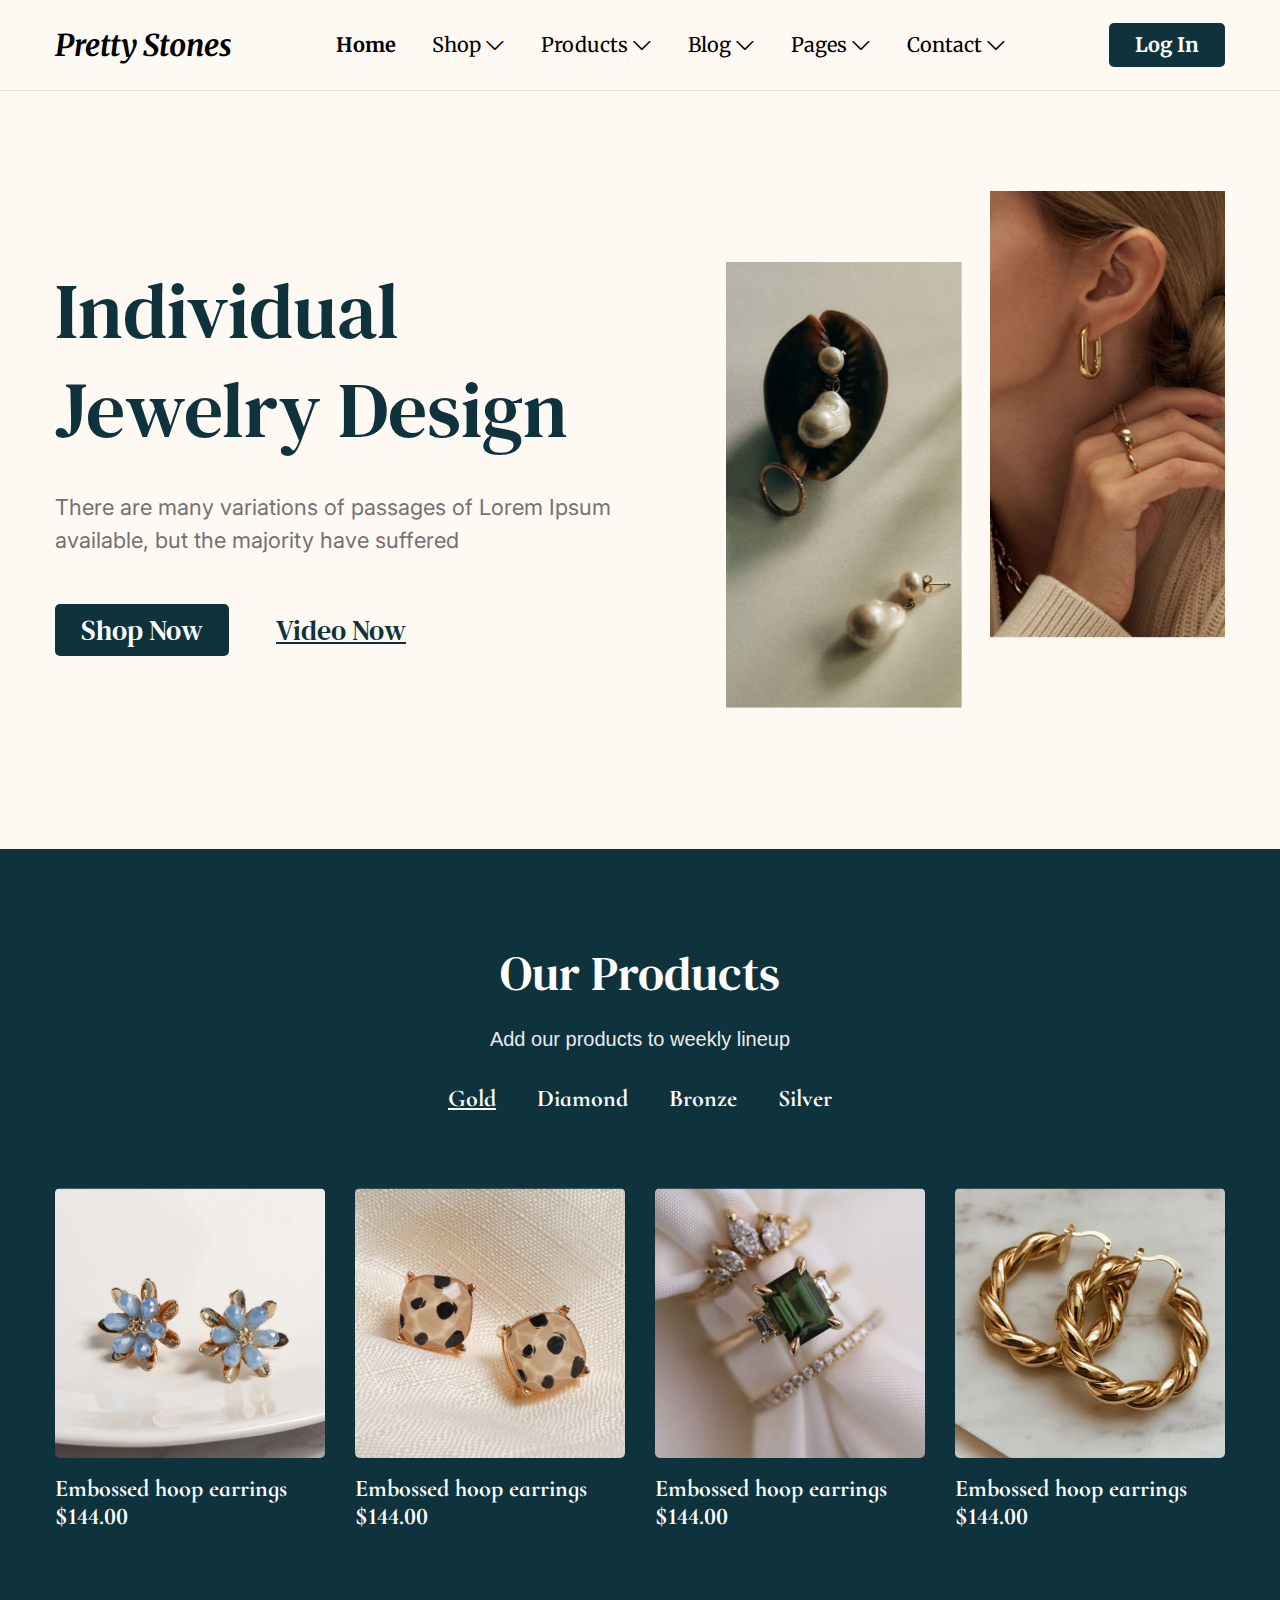
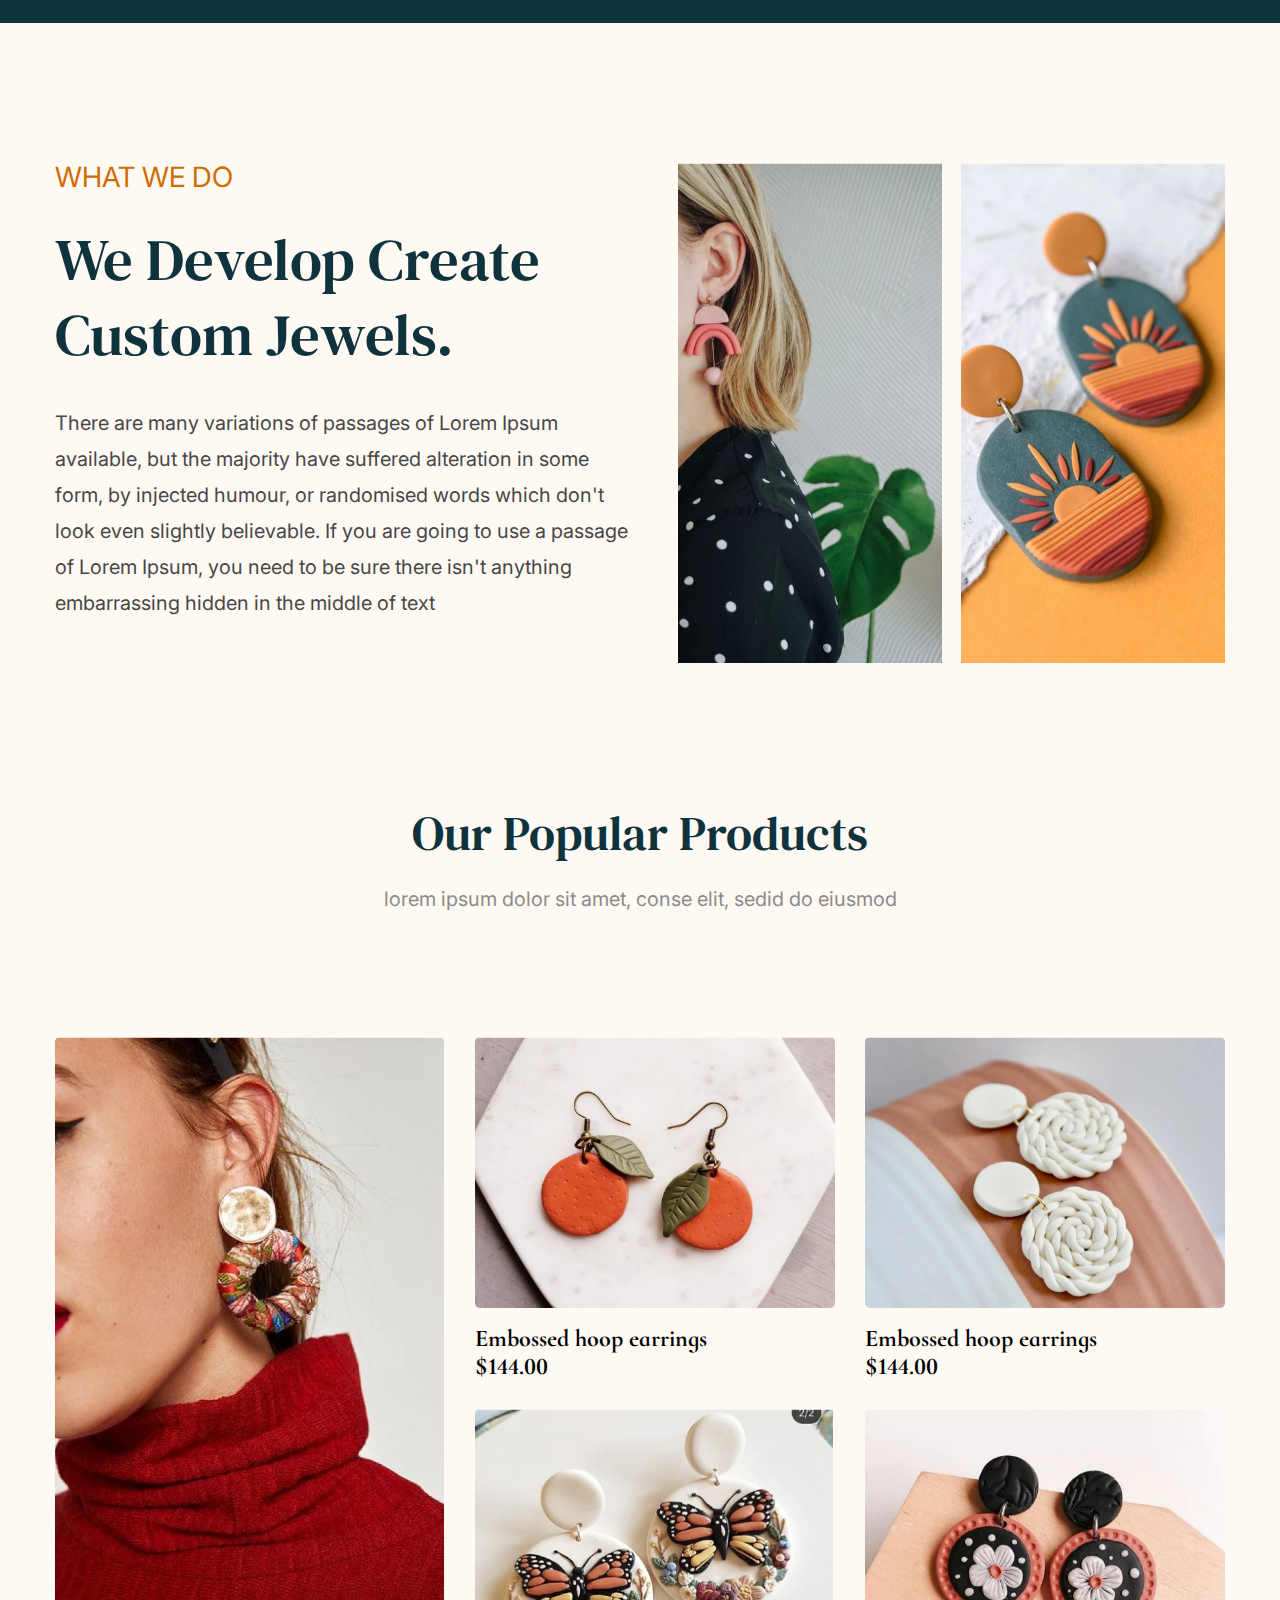
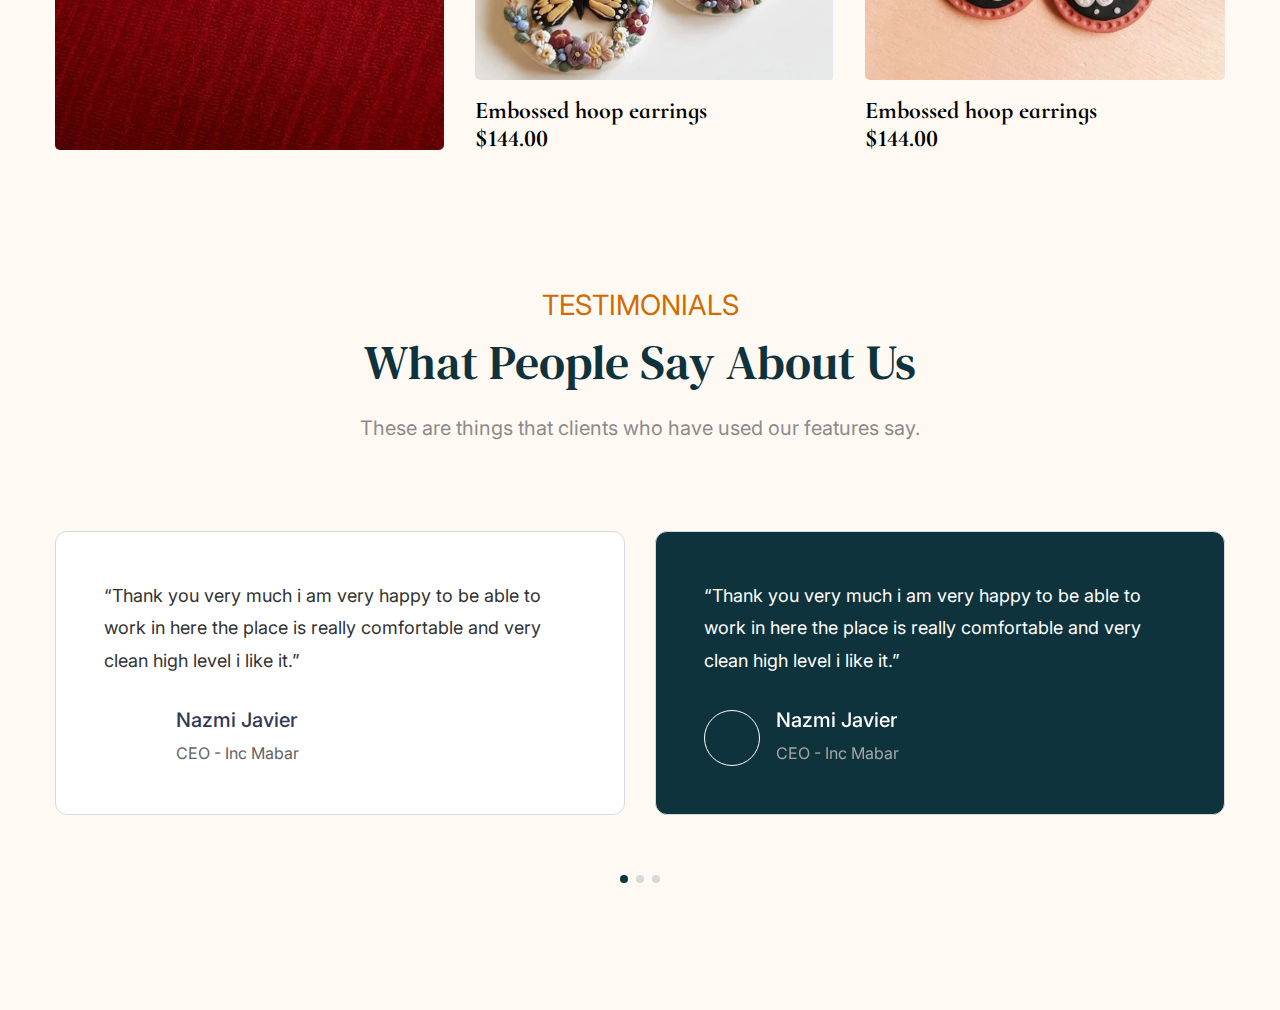
<file: index.html>
<!DOCTYPE html>
<html lang="en">

<head>
	<title>Jewellery</title>
	<meta charset="UTF-8">
	<meta name="format-detection" content="telephone=no">
	<!-- <style>body{opacity: 0;}</style> -->
	<link href="https://cdn.jsdelivr.net/npm/@splidejs/splide@4.1.4/dist/css/splide.min.css?_v=20240418195904" rel="stylesheet">
	<link rel="stylesheet" href="css/style.min.css?_v=20240418195904">
	<link rel="shortcut icon" href="favicon.ico">
	<!-- <meta name="robots" content="noindex, nofollow"> -->
	<meta name="viewport" content="width=device-width, initial-scale=1.0">
</head>

<body>
	<div class="wrapper">
		<header class="header">
			<div class="header__container">
				<div class="header__logo">Pretty Stones</div>
				<div class="header__menu menu">
					<nav class="menu__body">
						<ul class="menu__list">
							<li class="menu__item menu__item--active"><a href="#" class="menu__link">Home</a></li>
							<li class="menu__item menu__item--parent">
								<div data-spoilers="991.98,max" class="spoilers">
									<details class="spoilers__item">
										<summary class="spoilers__title icon-ch-down">Shop</summary>
										<div class="spoilers__body">
											<ul class="menu__sub-list sub-list">
												<li class="sub-list__item">
													<a href="#" class="sub-list__link">Shop</a>
												</li>
												<li class="sub-list__item">
													<a href="#" class="sub-list__link">Product</a>
												</li>
												<li class="sub-list__item">
													<a href="#" class="sub-list__link">Blog</a>
												</li>
												<li class="sub-list__item">
													<a href="#" class="sub-list__link">Pages</a>
												</li>
												<li class="sub-list__item">
													<a href="#" class="sub-list__link">Contact</a>
												</li>
											</ul>
										</div>
									</details>
								</div>
							</li>
							<li class="menu__item menu__item--parent">
								<div data-spoilers="991.98,max" class="spoilers">
									<details class="spoilers__item">
										<summary class="spoilers__title icon-ch-down">Products</summary>
										<div class="spoilers__body">
											<ul class="menu__sub-list sub-list">
												<li class="sub-list__item">
													<a href="#" class="sub-list__link">Shop</a>
												</li>
												<li class="sub-list__item">
													<a href="#" class="sub-list__link">Product</a>
												</li>
												<li class="sub-list__item">
													<a href="#" class="sub-list__link">Blog</a>
												</li>
												<li class="sub-list__item">
													<a href="#" class="sub-list__link">Pages</a>
												</li>
												<li class="sub-list__item">
													<a href="#" class="sub-list__link">Contact</a>
												</li>
											</ul>
										</div>
									</details>
								</div>
							</li>
							<li class="menu__item menu__item--parent">
								<div data-spoilers="991.98,max" class="spoilers">
									<details class="spoilers__item">
										<summary class="spoilers__title icon-ch-down">Blog</summary>
										<div class="spoilers__body">
											<ul class="menu__sub-list sub-list">
												<li class="sub-list__item">
													<a href="#" class="sub-list__link">Shop</a>
												</li>
												<li class="sub-list__item">
													<a href="#" class="sub-list__link">Product</a>
												</li>
												<li class="sub-list__item">
													<a href="#" class="sub-list__link">Blog</a>
												</li>
												<li class="sub-list__item">
													<a href="#" class="sub-list__link">Pages</a>
												</li>
												<li class="sub-list__item">
													<a href="#" class="sub-list__link">Contact</a>
												</li>
											</ul>
										</div>
									</details>
								</div>
							</li>
							<li class="menu__item menu__item--parent">
								<div data-spoilers="991.98,max" class="spoilers">
									<details class="spoilers__item">
										<summary class="spoilers__title icon-ch-down">Pages</summary>
										<div class="spoilers__body">
											<ul class="menu__sub-list sub-list">
												<li class="sub-list__item">
													<a href="#" class="sub-list__link">Shop</a>
												</li>
												<li class="sub-list__item">
													<a href="#" class="sub-list__link">Product</a>
												</li>
												<li class="sub-list__item">
													<a href="#" class="sub-list__link">Blog</a>
												</li>
												<li class="sub-list__item">
													<a href="#" class="sub-list__link">Pages</a>
												</li>
												<li class="sub-list__item">
													<a href="#" class="sub-list__link">Contact</a>
												</li>
											</ul>
										</div>
									</details>
								</div>

							</li>
							<li class="menu__item menu__item--parent">
								<div data-spoilers="991.98,max" class="spoilers">
									<details class="spoilers__item">
										<summary class="spoilers__title icon-ch-down">Contact</summary>
										<div class="spoilers__body">
											<ul class="menu__sub-list sub-list">
												<li class="sub-list__item">
													<a href="#" class="sub-list__link">Shop</a>
												</li>
												<li class="sub-list__item">
													<a href="#" class="sub-list__link">Product</a>
												</li>
												<li class="sub-list__item">
													<a href="#" class="sub-list__link">Blog</a>
												</li>
												<li class="sub-list__item">
													<a href="#" class="sub-list__link">Pages</a>
												</li>
												<li class="sub-list__item">
													<a href="#" class="sub-list__link">Contact</a>
												</li>
											</ul>
										</div>
									</details>
								</div>
							</li>
						</ul>
					</nav>
				</div>
				<div class="header__actions">
					<a href="#" class="button">Log In</a>
					<button type="button" class="menu__icon icon-menu"><span></span></button>
				</div>
			</div>
		</header>
		<main class="page">
			<section class="page__hero hero">
				<div class="hero__container">
					<div class="hero__body">
						<h1 class="hero__title title">Individual Jewelry Design</h1>
						<div class="hero__text text">
							<p>
								There are many variations of passages of Lorem Ipsum available, but the majority have suffered
							</p>
						</div>
						<div class="hero__actions">
							<a href="#" class="hero__button button">Shop Now</a>
							<a href="#" class="hero__link">Video Now</a>
						</div>
					</div>
					<div class="hero__images">
						<div class="hero__image hero__image--padding">
							<img data-src="img/modules/hero/01.webp" src="img/modules/hero/01.webp" alt="Individual
							Jewelry Design" class="ibg">
						</div>
						<div class="hero__image">
							<img data-src="img/modules/hero/02.webp" src="img/modules/hero/02.webp" alt="Individual
							Jewelry Design" class="ibg">
						</div>
					</div>
				</div>
			</section>
			<section class="page__products products">
				<div class="products__container">
					<div class="products__header">
						<h2 class="products__title title">Our Products</h2>
						<div class="products__text text">
							<p>
								Add our products to weekly lineup
							</p>
						</div>
					</div>
					<div data-tabs class="tabs-products">
						<nav data-tabs-titles class="tabs-products__navigation">
							<button type="button" class="tabs-products__title _tab-active">Gold</button>
							<button type="button" class="tabs-products__title">Diamond</button>
							<button type="button" class="tabs-products__title">Bronze</button>
							<button type="button" class="tabs-products__title">Silver</button>
						</nav>
						<div data-tabs-body class="tabs-products__content">
							<div class="tabs-products__body">
								<div class="items-products">
									<article class="product-card product-card--white-text">
										<a href="#" class="product-card__image-link">
											<picture><source data-srcset="img/modules/our-products/01.webp" srcset="[data-uri]" type="image/webp"><img src="[data-uri]"  data-src="img/modules/our-products/01.webp" src="img/modules/our-products/01.webp" alt="Embossed hoop earrings" class="ibg"></picture>
										</a>
										<h4 class="product-card__title"><a href="#" class="product-card__link-title">Embossed hoop
												earrings</a>
										</h4>
										<div class="product-card__price">$144.00</div>
									</article>
									<article class="product-card product-card--white-text">
										<a href="#" class="product-card__image-link">
											<picture><source data-srcset="img/modules/our-products/02.webp" srcset="[data-uri]" type="image/webp"><img src="[data-uri]"  data-src="img/modules/our-products/02.webp" src="img/modules/our-products/02.webp" alt="Embossed hoop earrings" class="ibg"></picture>
										</a>
										<h4 class="product-card__title"><a href="#" class="product-card__link-title">Embossed hoop
												earrings</a>
										</h4>
										<div class="product-card__price">$144.00</div>
									</article>
									<article class="product-card product-card--white-text">
										<a href="#" class="product-card__image-link">
											<picture><source data-srcset="img/modules/our-products/03.webp" srcset="[data-uri]" type="image/webp"><img src="[data-uri]"  data-src="img/modules/our-products/03.webp" src="img/modules/our-products/03.webp" alt="Embossed hoop earrings" class="ibg"></picture>
										</a>
										<h4 class="product-card__title"><a href="#" class="product-card__link-title">Embossed hoop
												earrings</a>
										</h4>
										<div class="product-card__price">$144.00</div>
									</article>
									<article class="product-card product-card--white-text">
										<a href="#" class="product-card__image-link">
											<picture><source data-srcset="img/modules/our-products/04.webp" srcset="[data-uri]" type="image/webp"><img src="[data-uri]"  data-src="img/modules/our-products/04.webp" src="img/modules/our-products/04.webp" alt="Embossed hoop earrings" class="ibg"></picture>
										</a>
										<h4 class="product-card__title"><a href="#" class="product-card__link-title">Embossed hoop
												earrings</a>
										</h4>
										<div class="product-card__price">$144.00</div>
									</article>
								</div>
							</div>
							<div class="tabs-products__body">
								<div class="items-products">
									<article class="product-card product-card--white-text">
										<a href="#" class="product-card__image-link">
											<picture><source data-srcset="img/modules/minecraft/diamond.webp" srcset="[data-uri]" type="image/webp"><img src="[data-uri]"  data-src="img/modules/minecraft/diamond.png" src="img/modules/minecraft/diamond.png" alt="Embossed hoop earrings" class="ibg"></picture>
										</a>
										<h4 class="product-card__title"><a href="#" class="product-card__link-title">Embossed hoop
												earrings</a>
										</h4>
										<div class="product-card__price">$144.00</div>
									</article>
									<article class="product-card product-card--white-text">
										<a href="#" class="product-card__image-link">
											<picture><source data-srcset="img/modules/minecraft/diamond.webp" srcset="[data-uri]" type="image/webp"><img src="[data-uri]"  data-src="img/modules/minecraft/diamond.png" src="img/modules/minecraft/diamond.png" alt="Embossed hoop earrings" class="ibg"></picture>
										</a>
										<h4 class="product-card__title"><a href="#" class="product-card__link-title">Embossed hoop
												earrings</a>
										</h4>
										<div class="product-card__price">$144.00</div>
									</article>
									<article class="product-card product-card--white-text">
										<a href="#" class="product-card__image-link">
											<picture><source data-srcset="img/modules/minecraft/diamond.webp" srcset="[data-uri]" type="image/webp"><img src="[data-uri]"  data-src="img/modules/minecraft/diamond.png" src="img/modules/minecraft/diamond.png" alt="Embossed hoop earrings" class="ibg"></picture>
										</a>
										<h4 class="product-card__title"><a href="#" class="product-card__link-title">Embossed hoop
												earrings</a>
										</h4>
										<div class="product-card__price">$144.00</div>
									</article>
									<article class="product-card product-card--white-text">
										<a href="#" class="product-card__image-link">
											<picture><source data-srcset="img/modules/minecraft/diamond.webp" srcset="[data-uri]" type="image/webp"><img src="[data-uri]"  data-src="img/modules/minecraft/diamond.png" src="img/modules/minecraft/diamond.png" alt="Embossed hoop earrings" class="ibg"></picture>
										</a>
										<h4 class="product-card__title"><a href="#" class="product-card__link-title">Embossed hoop
												earrings</a>
										</h4>
										<div class="product-card__price">$144.00</div>
									</article>
								</div>
							</div>
							<div class="tabs-products__body">
								<div class="items-products">
									<article class="product-card product-card--white-text">
										<a href="#" class="product-card__image-link">
											<picture><source data-srcset="img/modules/minecraft/bronze.webp" srcset="[data-uri]" type="image/webp"><img src="[data-uri]"  data-src="img/modules/minecraft/bronze.png" src="img/modules/minecraft/bronze.png" alt="Embossed hoop earrings" class="ibg"></picture>
										</a>
										<h4 class="product-card__title"><a href="#" class="product-card__link-title">Embossed hoop
												earrings</a>
										</h4>
										<div class="product-card__price">$144.00</div>
									</article>
									<article class="product-card product-card--white-text">
										<a href="#" class="product-card__image-link">
											<picture><source data-srcset="img/modules/minecraft/bronze.webp" srcset="[data-uri]" type="image/webp"><img src="[data-uri]"  data-src="img/modules/minecraft/bronze.png" src="img/modules/minecraft/bronze.png" alt="Embossed hoop earrings" class="ibg"></picture>
										</a>
										<h4 class="product-card__title"><a href="#" class="product-card__link-title">Embossed hoop
												earrings</a>
										</h4>
										<div class="product-card__price">$144.00</div>
									</article>
									<article class="product-card product-card--white-text">
										<a href="#" class="product-card__image-link">
											<picture><source data-srcset="img/modules/minecraft/bronze.webp" srcset="[data-uri]" type="image/webp"><img src="[data-uri]"  data-src="img/modules/minecraft/bronze.png" src="img/modules/minecraft/bronze.png" alt="Embossed hoop earrings" class="ibg"></picture>
										</a>
										<h4 class="product-card__title"><a href="#" class="product-card__link-title">Embossed hoop
												earrings</a>
										</h4>
										<div class="product-card__price">$144.00</div>
									</article>
									<article class="product-card product-card--white-text">
										<a href="#" class="product-card__image-link">
											<picture><source data-srcset="img/modules/minecraft/bronze.webp" srcset="[data-uri]" type="image/webp"><img src="[data-uri]"  data-src="img/modules/minecraft/bronze.png" src="img/modules/minecraft/bronze.png" alt="Embossed hoop earrings" class="ibg"></picture>
										</a>
										<h4 class="product-card__title"><a href="#" class="product-card__link-title">Embossed hoop
												earrings</a>
										</h4>
										<div class="product-card__price">$144.00</div>
									</article>
								</div>
							</div>
							<div class="tabs-products__body">
								<div class="items-products">
									<article class="product-card product-card--white-text">
										<a href="#" class="product-card__image-link">
											<picture><source data-srcset="img/modules/minecraft/iron.webp" srcset="[data-uri]" type="image/webp"><img src="[data-uri]"  data-src="img/modules/minecraft/iron.png" src="img/modules/minecraft/iron.png" alt="Embossed hoop earrings" class="ibg"></picture>
										</a>
										<h4 class="product-card__title"><a href="#" class="product-card__link-title">Embossed hoop
												earrings</a>
										</h4>
										<div class="product-card__price">$144.00</div>
									</article>
									<article class="product-card product-card--white-text">
										<a href="#" class="product-card__image-link">
											<picture><source data-srcset="img/modules/minecraft/iron.webp" srcset="[data-uri]" type="image/webp"><img src="[data-uri]"  data-src="img/modules/minecraft/iron.png" src="img/modules/minecraft/iron.png" alt="Embossed hoop earrings" class="ibg"></picture>
										</a>
										<h4 class="product-card__title"><a href="#" class="product-card__link-title">Embossed hoop
												earrings</a>
										</h4>
										<div class="product-card__price">$144.00</div>
									</article>
									<article class="product-card product-card--white-text">
										<a href="#" class="product-card__image-link">
											<picture><source data-srcset="img/modules/minecraft/iron.webp" srcset="[data-uri]" type="image/webp"><img src="[data-uri]"  data-src="img/modules/minecraft/iron.png" src="img/modules/minecraft/iron.png" alt="Embossed hoop earrings" class="ibg"></picture>
										</a>
										<h4 class="product-card__title"><a href="#" class="product-card__link-title">Embossed hoop
												earrings</a>
										</h4>
										<div class="product-card__price">$144.00</div>
									</article>
									<article class="product-card product-card--white-text">
										<a href="#" class="product-card__image-link">
											<picture><source data-srcset="img/modules/minecraft/iron.webp" srcset="[data-uri]" type="image/webp"><img src="[data-uri]"  data-src="img/modules/minecraft/iron.png" src="img/modules/minecraft/iron.png" alt="Embossed hoop earrings" class="ibg"></picture>
										</a>
										<h4 class="product-card__title"><a href="#" class="product-card__link-title">Embossed hoop
												earrings</a>
										</h4>
										<div class="product-card__price">$144.00</div>
									</article>
								</div>
							</div>
						</div>
					</div>
				</div>
			</section>
			<section class="page__what-we-do what-we-do">
				<div class="what-we-do__container">
					<div class="what-we-do__body info-block">
						<div class="info-block__sub-title sub-title">WHAT WE DO</div>
						<h2 class="info-block__title info-block__title--big title">We Develop Create Custom Jewels.</h2>
						<div class="info-block__text info-block__text--dark text">
							<p>
								There are many variations of passages of Lorem Ipsum available, but the majority have suffered
								alteration in
								some form, by injected humour, or randomised words which don't look even slightly believable. If you are
								going to use a passage of Lorem Ipsum, you need to be sure there isn't anything embarrassing hidden in
								the
								middle of text
							</p>
						</div>
					</div>
					<div class="what-we-do__images">
						<div class="what-we-do__image">
							<picture><source data-srcset="img/modules/what-we-do/01.webp" srcset="[data-uri]" type="image/webp"><img src="[data-uri]"  data-src="img/modules/what-we-do/01.webp" src="img/modules/what-we-do/01.webp" alt="We Develop Create Custom Jewels" class="ibg"></picture>
						</div>
						<div class="what-we-do__image">
							<picture><source data-srcset="img/modules/what-we-do/02.webp" srcset="[data-uri]" type="image/webp"><img src="[data-uri]"  data-src="img/modules/what-we-do/02.webp" src="img/modules/what-we-do/02.webp" alt="We Develop Create Custom Jewels" class="ibg"></picture>
						</div>
					</div>
				</div>
			</section>
			<section class="page__pop-products pop-products">
				<div class="pop-products__container">
					<div class="pop-products__header info-block">
						<h2 class="info-block__title title">Our Popular Products</h2>
						<div class="info-block__text text">
							<p>
								lorem ipsum dolor sit amet, conse elit, sedid do eiusmod
							</p>
						</div>
					</div>
					<div class="pop-products__body">
						<div class="pop-products__image">
							<picture><source data-srcset="img/modules/pop-products/01.webp" srcset="[data-uri]" type="image/webp"><img src="[data-uri]"  data-src="img/modules/pop-products/01.webp" src="img/modules/pop-products/01.webp" alt="Our Popular Products" class="ibg"></picture>
						</div>
						<div class="pop-products__items">
							<article class="product-card">
								<a href="#" class="product-card__image-link product-card__image-link--wide">
									<picture><source data-srcset="img/modules/pop-products/02.webp" srcset="[data-uri]" type="image/webp"><img src="[data-uri]"  data-src="img/modules/pop-products/02.webp" src="img/modules/pop-products/02.webp" alt="Embossed hoop earrings" class="ibg"></picture>
								</a>
								<h4 class="product-card__title"><a href="#" class="product-card__link-title">Embossed hoop
										earrings</a>
								</h4>
								<div class="product-card__price">$144.00</div>
							</article>
							<article class="product-card">
								<a href="#" class="product-card__image-link product-card__image-link--wide">
									<picture><source data-srcset="img/modules/pop-products/03.webp" srcset="[data-uri]" type="image/webp"><img src="[data-uri]"  data-src="img/modules/pop-products/03.webp" src="img/modules/pop-products/03.webp" alt="Embossed hoop earrings" class="ibg"></picture>
								</a>
								<h4 class="product-card__title"><a href="#" class="product-card__link-title">Embossed hoop
										earrings</a>
								</h4>
								<div class="product-card__price">$144.00</div>
							</article>
							<article class="product-card">
								<a href="#" class="product-card__image-link product-card__image-link--wide">
									<picture><source data-srcset="img/modules/pop-products/04.webp" srcset="[data-uri]" type="image/webp"><img src="[data-uri]"  data-src="img/modules/pop-products/04.webp" src="img/modules/pop-products/04.webp" alt="Embossed hoop earrings" class="ibg"></picture>
								</a>
								<h4 class="product-card__title"><a href="#" class="product-card__link-title">Embossed hoop
										earrings</a>
								</h4>
								<div class="product-card__price">$144.00</div>
							</article>
							<article class="product-card">
								<a href="#" class="product-card__image-link product-card__image-link--wide">
									<picture><source data-srcset="img/modules/pop-products/05.webp" srcset="[data-uri]" type="image/webp"><img src="[data-uri]"  data-src="img/modules/pop-products/05.webp" src="img/modules/pop-products/05.webp" alt="Embossed hoop earrings" class="ibg"></picture>
								</a>
								<h4 class="product-card__title"><a href="#" class="product-card__link-title">Embossed hoop
										earrings</a>
								</h4>
								<div class="product-card__price">$144.00</div>
							</article>
						</div>
					</div>

				</div>
			</section>
			<section class="page__feedback feedback">
				<div class="feedback__container">
					<div class="feedback__header info-block">
						<div class="info-block__sub-title sub-title sub-title--small">TESTIMONIALS</div>
						<h2 class="info-block__title title">What People Say About Us</h2>
						<div class="info-block__text text">
							<p>
								These are things that clients who have used our features say.
							</p>
						</div>
					</div>
					<div class="splide" id="splide-feedback">
						<div class="splide__track">
							<ul class="splide__list">
								<li class="splide__slide">
									<div class="item-feedback">
										<div class="item-feedback__text text">
											<p>
												“Thank you very much i am very happy to be able to work in here the place is really comfortable
												and very clean high level i like it.”
											</p>
										</div>
										<div class="item-feedback__author author-feedback">
											<div class="author-feedback__image">
												<picture><source data-srcset="img/modules/feedback/01.webp" srcset="[data-uri]" type="image/webp"><img src="[data-uri]"  data-src="img/modules/feedback/01.png" src="img/modules/feedback/01.png" alt="Nazmi Javier" class="ibg"></picture>
											</div>
											<div class="author-feedback__body">
												<div class="author-feedback__title">Nazmi Javier</div>
												<div class="author-feedback__label">CEO - Inc Mabar</div>
											</div>
										</div>
									</div>
								</li>
								<li class="splide__slide">
									<div class="item-feedback item-feedback--blue">
										<div class="item-feedback__text text">
											<p>
												“Thank you very much i am very happy to be able to work in here the place is really comfortable
												and very clean high level i like it.”
											</p>
										</div>
										<div class="item-feedback__author author-feedback">
											<div class="author-feedback__image">
												<picture><source data-srcset="img/modules/feedback/02.webp" srcset="[data-uri]" type="image/webp"><img src="[data-uri]"  data-src="img/modules/feedback/02.png" src="img/modules/feedback/02.png" alt="Nazmi Javier" class="ibg"></picture>
											</div>
											<div class="author-feedback__body">
												<div class="author-feedback__title">Nazmi Javier</div>
												<div class="author-feedback__label">CEO - Inc Mabar</div>
											</div>
										</div>
									</div>
								</li>
								<li class="splide__slide">
									<div class="item-feedback">
										<div class="item-feedback__text text">
											<p>
												“Thank you very much i am very happy to be able to work in here the place is really comfortable
												and very clean high level i like it.”
											</p>
										</div>
										<div class="item-feedback__author author-feedback">
											<div class="author-feedback__image">
												<picture><source data-srcset="img/modules/feedback/01.webp" srcset="[data-uri]" type="image/webp"><img src="[data-uri]"  data-src="img/modules/feedback/01.png" src="img/modules/feedback/01.png" alt="Nazmi Javier" class="ibg"></picture>
											</div>
											<div class="author-feedback__body">
												<div class="author-feedback__title">Nazmi Javier</div>
												<div class="author-feedback__label">CEO - Inc Mabar</div>
											</div>
										</div>
									</div>
								</li>
								<li class="splide__slide">
									<div class="item-feedback item-feedback--blue">
										<div class="item-feedback__text text">
											<p>
												“Thank you very much i am very happy to be able to work in here the place is really comfortable
												and very clean high level i like it.”
											</p>
										</div>
										<div class="item-feedback__author author-feedback">
											<div class="author-feedback__image">
												<picture><source data-srcset="img/modules/feedback/02.webp" srcset="[data-uri]" type="image/webp"><img src="[data-uri]"  data-src="img/modules/feedback/02.png" src="img/modules/feedback/02.png" alt="Nazmi Javier" class="ibg"></picture>
											</div>
											<div class="author-feedback__body">
												<div class="author-feedback__title">Nazmi Javier</div>
												<div class="author-feedback__label">CEO - Inc Mabar</div>
											</div>
										</div>
									</div>
								</li>
								<li class="splide__slide">
									<div class="item-feedback">
										<div class="item-feedback__text text">
											<p>
												“Thank you very much i am very happy to be able to work in here the place is really comfortable
												and very clean high level i like it.”
											</p>
										</div>
										<div class="item-feedback__author author-feedback">
											<div class="author-feedback__image">
												<picture><source data-srcset="img/modules/feedback/01.webp" srcset="[data-uri]" type="image/webp"><img src="[data-uri]"  data-src="img/modules/feedback/01.png" src="img/modules/feedback/01.png" alt="Nazmi Javier" class="ibg"></picture>
											</div>
											<div class="author-feedback__body">
												<div class="author-feedback__title">Nazmi Javier</div>
												<div class="author-feedback__label">CEO - Inc Mabar</div>
											</div>
										</div>
									</div>
								</li>
								<li class="splide__slide">
									<div class="item-feedback item-feedback--blue">
										<div class="item-feedback__text text">
											<p>
												“Thank you very much i am very happy to be able to work in here the place is really comfortable
												and very clean high level i like it.”
											</p>
										</div>
										<div class="item-feedback__author author-feedback">
											<div class="author-feedback__image">
												<picture><source data-srcset="img/modules/feedback/02.webp" srcset="[data-uri]" type="image/webp"><img src="[data-uri]"  data-src="img/modules/feedback/02.png" src="img/modules/feedback/02.png" alt="Nazmi Javier" class="ibg"></picture>
											</div>
											<div class="author-feedback__body">
												<div class="author-feedback__title">Nazmi Javier</div>
												<div class="author-feedback__label">CEO - Inc Mabar</div>
											</div>
										</div>
									</div>
								</li>
							</ul>
						</div>
					</div>
				</div>

			</section>
		</main>
		<footer class="footer">
			<div class="footer__container">
			</div>
		</footer>
	</div>
	<script src="js/app.min.js?_v=20240418195904"></script>
</body>

</html>
</file>
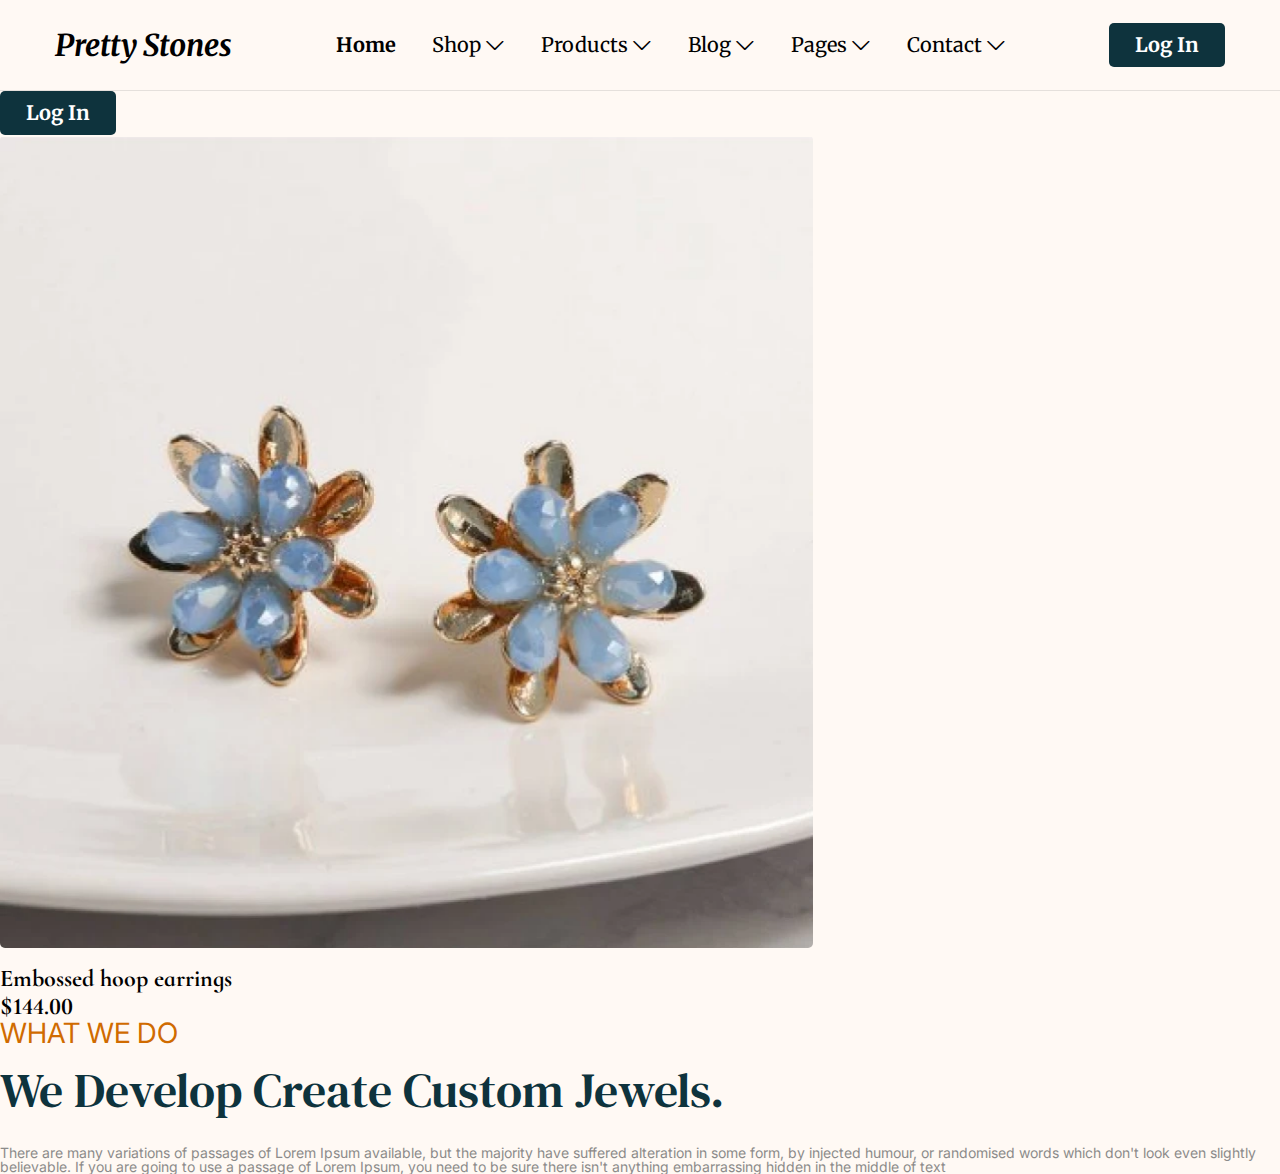
<file: common.html>
<!DOCTYPE html>
<html lang="en">

<head>
	<title>HomePage</title>
	<meta charset="UTF-8">
	<meta name="format-detection" content="telephone=no">
	<!-- <style>body{opacity: 0;}</style> -->
	<link rel="stylesheet" href="css/style.min.css?_v=20240418195904">
	<link rel="shortcut icon" href="favicon.ico">
	<!-- <meta name="robots" content="noindex, nofollow"> -->
	<meta name="viewport" content="width=device-width, initial-scale=1.0">
</head>

<body>
	<div class="wrapper">
		<header class="header">
			<div class="header__container">
				<div class="header__logo">Pretty Stones</div>
				<div class="header__menu menu">
					<nav class="menu__body">
						<ul class="menu__list">
							<li class="menu__item menu__item--active"><a href="#" class="menu__link">Home</a></li>
							<li class="menu__item menu__item--parent">
								<div data-spoilers="991.98,max" class="spoilers">
									<details class="spoilers__item">
										<summary class="spoilers__title icon-ch-down">Shop</summary>
										<div class="spoilers__body">
											<ul class="menu__sub-list sub-list">
												<li class="sub-list__item">
													<a href="#" class="sub-list__link">Shop</a>
												</li>
												<li class="sub-list__item">
													<a href="#" class="sub-list__link">Product</a>
												</li>
												<li class="sub-list__item">
													<a href="#" class="sub-list__link">Blog</a>
												</li>
												<li class="sub-list__item">
													<a href="#" class="sub-list__link">Pages</a>
												</li>
												<li class="sub-list__item">
													<a href="#" class="sub-list__link">Contact</a>
												</li>
											</ul>
										</div>
									</details>
								</div>
							</li>
							<li class="menu__item menu__item--parent">
								<div data-spoilers="991.98,max" class="spoilers">
									<details class="spoilers__item">
										<summary class="spoilers__title icon-ch-down">Products</summary>
										<div class="spoilers__body">
											<ul class="menu__sub-list sub-list">
												<li class="sub-list__item">
													<a href="#" class="sub-list__link">Shop</a>
												</li>
												<li class="sub-list__item">
													<a href="#" class="sub-list__link">Product</a>
												</li>
												<li class="sub-list__item">
													<a href="#" class="sub-list__link">Blog</a>
												</li>
												<li class="sub-list__item">
													<a href="#" class="sub-list__link">Pages</a>
												</li>
												<li class="sub-list__item">
													<a href="#" class="sub-list__link">Contact</a>
												</li>
											</ul>
										</div>
									</details>
								</div>
							</li>
							<li class="menu__item menu__item--parent">
								<div data-spoilers="991.98,max" class="spoilers">
									<details class="spoilers__item">
										<summary class="spoilers__title icon-ch-down">Blog</summary>
										<div class="spoilers__body">
											<ul class="menu__sub-list sub-list">
												<li class="sub-list__item">
													<a href="#" class="sub-list__link">Shop</a>
												</li>
												<li class="sub-list__item">
													<a href="#" class="sub-list__link">Product</a>
												</li>
												<li class="sub-list__item">
													<a href="#" class="sub-list__link">Blog</a>
												</li>
												<li class="sub-list__item">
													<a href="#" class="sub-list__link">Pages</a>
												</li>
												<li class="sub-list__item">
													<a href="#" class="sub-list__link">Contact</a>
												</li>
											</ul>
										</div>
									</details>
								</div>
							</li>
							<li class="menu__item menu__item--parent">
								<div data-spoilers="991.98,max" class="spoilers">
									<details class="spoilers__item">
										<summary class="spoilers__title icon-ch-down">Pages</summary>
										<div class="spoilers__body">
											<ul class="menu__sub-list sub-list">
												<li class="sub-list__item">
													<a href="#" class="sub-list__link">Shop</a>
												</li>
												<li class="sub-list__item">
													<a href="#" class="sub-list__link">Product</a>
												</li>
												<li class="sub-list__item">
													<a href="#" class="sub-list__link">Blog</a>
												</li>
												<li class="sub-list__item">
													<a href="#" class="sub-list__link">Pages</a>
												</li>
												<li class="sub-list__item">
													<a href="#" class="sub-list__link">Contact</a>
												</li>
											</ul>
										</div>
									</details>
								</div>

							</li>
							<li class="menu__item menu__item--parent">
								<div data-spoilers="991.98,max" class="spoilers">
									<details class="spoilers__item">
										<summary class="spoilers__title icon-ch-down">Contact</summary>
										<div class="spoilers__body">
											<ul class="menu__sub-list sub-list">
												<li class="sub-list__item">
													<a href="#" class="sub-list__link">Shop</a>
												</li>
												<li class="sub-list__item">
													<a href="#" class="sub-list__link">Product</a>
												</li>
												<li class="sub-list__item">
													<a href="#" class="sub-list__link">Blog</a>
												</li>
												<li class="sub-list__item">
													<a href="#" class="sub-list__link">Pages</a>
												</li>
												<li class="sub-list__item">
													<a href="#" class="sub-list__link">Contact</a>
												</li>
											</ul>
										</div>
									</details>
								</div>
							</li>
						</ul>
					</nav>
				</div>
				<div class="header__actions">
					<a href="#" class="button">Log In</a>
					<button type="button" class="menu__icon icon-menu"><span></span></button>
				</div>
			</div>
		</header>
		<main class="page">
			<a href="#" class="button">Log In</a>
			<article class="product-card">
				<a href="#" class="product-card__image-link">
					<picture><source srcset="img/modules/our-products/01.webp" type="image/webp"><img src="img/modules/our-products/01.webp" alt="Embossed hoop earrings" class="ibg"></picture>
				</a>
				<h4 class="product-card__title"><a href="#" class="product-card__link-title">Embossed hoop earrings</a></h4>
				<div class="product-card__price">$144.00</div>
			</article>
			<div class="info-block">
				<div class="info-block__sub-title sub-title">WHAT WE DO</div>
				<h2 class="info-block__title title">We Develop Create Custom Jewels.</h2>
				<div class="text">
					<p>
						There are many variations of passages of Lorem Ipsum available, but the majority have suffered alteration in
						some form, by injected humour, or randomised words which don't look even slightly believable. If you are
						going to use a passage of Lorem Ipsum, you need to be sure there isn't anything embarrassing hidden in the
						middle of text
					</p>
				</div>
			</div>
		</main>
		<footer class="footer">
			<div class="footer__container">
			</div>
		</footer>
	</div>
	<script src="js/app.min.js?_v=20240418195904"></script>
</body>

</html>
</file>
<file: css/style.min.css>
@import url(https://fonts.googleapis.com/css?family=Cormorant+Infant:500,600,700,700italic&display=swap);@import url(https://fonts.googleapis.com/css?family=Inter:regular,500,700&display=swap);@import url(https://fonts.googleapis.com/css?family=DM+Serif+Text:regular&display=swap);@import url(https://fonts.googleapis.com/css?family=DM+Sans:regular,700&display=swap);@import url(https://fonts.googleapis.com/css?family=Merriweather:regular,700,700italic&display=swap);@font-face{font-family:icons;font-display:swap;src:url(../fonts/icons.woff2) format("woff2"),url(../fonts/icons.woff) format("woff");font-weight:400;font-style:normal}[class*=icon-]:before{font-family:icons;font-style:normal;font-weight:400;font-variant:normal;text-transform:none;line-height:1;-webkit-font-smoothing:antialiased;-moz-osx-font-smoothing:grayscale}[class*=icon-]:before{display:block}.icon-s-yt:before{content:"\e900"}.icon-s-twr:before{content:"\e901"}.icon-s-inst:before{content:"\e902"}.icon-s-fb:before{content:"\e903"}.icon-ch-down:before{content:"\e904"}*{padding:0;margin:0;border:0}*,*::after,*::before{box-sizing:border-box}*::after,*::before{display:inline-block}*{-webkit-tap-highlight-color:transparent;-webkit-tap-highlight-color:transparent;-webkit-user-select:none;-ms-user-select:none;user-select:none}body,html{height:100%;min-width:320px}body{line-height:1;font-family:"";font-size:.875rem;-ms-text-size-adjust:100%;-moz-text-size-adjust:100%;-webkit-text-size-adjust:100%;-webkit-font-smoothing:antialiased;-moz-osx-font-smoothing:grayscale}button,input,textarea{font-family:"";font-size:inherit;line-height:inherit;color:inherit;background-color:transparent}input,textarea{width:100%}button,option,select{cursor:pointer}a{display:inline-block;color:inherit;text-decoration:none}ul li{list-style:none}img{vertical-align:top}h1,h2,h3,h4,h5,h6{font-weight:inherit;font-size:inherit}input[type=number]::-webkit-inner-spin-button,input[type=number]::-webkit-outer-spin-button{-webkit-appearance:none;appearance:none;margin:0}body{background-color:#fff9f4;color:#8c8b8a;font-family:Inter,sans-serif}.lock body{overflow:hidden;touch-action:none;-ms-scroll-chaining:none;overscroll-behavior:none}.wrapper{min-height:100%;display:flex;flex-direction:column;overflow:hidden}@supports (overflow:clip){.wrapper{overflow:clip}}.wrapper > main{flex:1 1 auto}.wrapper > *{min-width:0}[class*=__container]{max-width:75rem;margin:0 auto;padding:0 .9375rem}.menu__list{display:flex;align-items:center;flex-wrap:wrap}.menu__item{color:#000;font-family:Merriweather,serif;font-size:1.25rem;font-style:normal;line-height:1.2}.menu__item--active{font-weight:700}.menu__item--parent{position:relative;display:flex;flex-direction:row-reverse;align-items:center;gap:.25rem;cursor:pointer}.menu__item--parent::before{font-size:1rem}.sub-list{padding-top:.625rem;left:0;top:100%;background-color:#fff9f4;transition:all .3s;display:flex;flex-direction:column}.sub-list__item{padding:.625rem .9375rem;color:#0e333d}.icon-menu{display:none}.spoilers__item{font-size:1.25rem}.spoilers__title{width:100%;cursor:pointer;position:relative;list-style:none;text-align:center;display:flex;flex-direction:row-reverse;align-items:center;justify-content:center;gap:.25rem;transition:color .3s}.spoilers__title::before{transition:-webkit-transform .3s;transition:transform .3s;transition:transform .3s,-webkit-transform .3s}.spoilers__title._spoiler-active::before{-webkit-transform:rotate(-180deg);transform:rotate(-180deg)}.spoilers__title::-webkit-details-marker,.spoilers__title::marker{display:none}._spoiler-init .spoilers__title{cursor:pointer}.tabs__navigation{display:flex}.tabs__title{border:1px solid #eee;padding:.625rem .9375rem;border-radius:.3125rem}.tabs__title._tab-active{border:1px solid #000}.tabs__content{border:1px solid #eee;padding:.625rem .9375rem}.splide__arrow{align-items:start;background:0 0;border:0;border-radius:0;cursor:pointer;display:inline-block;height:auto;opacity:1;padding:0;position:static;top:0;-webkit-transform:none;transform:none;width:auto;z-index:1}.splide__arrows--ttb .splide__arrow{left:0;-webkit-transform:none;transform:none}.splide__pagination{bottom:0;left:0;padding:0;position:static;z-index:1;align-items:start;display:flex;flex-wrap:wrap;gap:.5rem;justify-content:center;margin:0}.splide__pagination-page{background-color:#d8d8d8;border:0;border-radius:50%;display:inline-block;height:auto;margin:0;opacity:1;padding:0;position:static;transition:none;width:auto;height:.5rem;width:.5rem}.splide__pagination-page.is-active{background-color:#0e333d}.splide__slide.is-active{border:none}.ibg{width:100%;height:100%;-o-object-fit:cover;object-fit:cover}.ibg--top{-o-object-position:top;object-position:top}.ibg--bottom{-o-object-position:bottom;object-position:bottom}.ibg--left{-o-object-position:left;object-position:left}.ibg--right{-o-object-position:right;object-position:right}.ibg--contain{-o-object-fit:contain;object-fit:contain}.menu__link,.product-card__link-title{text-decoration:underline;text-decoration-color:transparent;transition:text-decoration-color .3s}.hero__link{text-decoration:underline;text-decoration-color:inherit;transition:text-decoration-color .3s}.product-card__image-link{overflow:hidden}.product-card__image-link img{transition:all .3s}.button{padding:.75rem 1.625rem;color:#fff;flex-shrink:0;background-color:#0e333d;font-family:Merriweather,serif;font-size:1.25rem;font-weight:700;border-radius:.3125rem;transition:background-color .3s;text-transform:capitalize}.button:focus{background-color:#0a4855}.product-card{color:#000}.product-card--white-text{color:#fff}.product-card__image-link{border-radius:.3125rem;aspect-ratio:1/1}.product-card__image-link:not(:last-child){margin-bottom:1.0625rem}.product-card__image-link--wide{aspect-ratio:369/277.521}.product-card__price,.product-card__title{font-family:"Cormorant Infant";font-weight:700}.product-card__price:not(:last-child),.product-card__title:not(:last-child){margin-bottom:.25rem}.product-card__price:not(:last-child){margin-bottom:.25rem}.info-block > *{margin-bottom:.8125rem}.info-block__title{margin-bottom:1.5625rem}.info-block__title--big{line-height:1.46}.info-block__text{font-family:Inter,sans-serif;font-size:1.25rem}.info-block__text--dark{color:#474747;font-family:Inter,sans-serif;line-height:1.8}.info-block > *:last-child{margin-bottom:auto}.sub-title{color:#d06b00;font-family:Inter,sans-serif;text-transform:uppercase}.sub-title--small{font-size:.9375rem}.title{color:#0e333d;font-family:"DM Serif Text",serif;line-height:1.27}.text p:not(:last-child){margin-bottom:.625rem}.header{position:sticky;top:0;left:0;width:100%;z-index:50;padding-top:1.4375rem;padding-bottom:1.4375rem;background-color:#fff9f4;border-bottom:rgba(131,131,131,.21) solid .0625rem}.header__container{display:flex;align-items:center;justify-content:space-between;gap:.9375rem}.header__logo{color:#000;font-family:Merriweather,sans-serif;font-style:italic;font-weight:700;text-wrap:nowrap;position:relative;z-index:1}.header__actions{display:flex;gap:.9375rem;align-items:center;position:relative;z-index:1}.page__hero{display:flex;align-items:center}.hero__text{line-height:1.48;color:#727272}.hero__actions{display:flex;flex-wrap:wrap;align-items:center;justify-content:flex-start}.hero__button{font-family:"DM Serif Text",serif;font-weight:400}.hero__link{color:#0e333d;font-family:"DM Serif Text",serif}.hero__images{display:flex;margin-left:-1em;margin-right:-1em}.hero__image{aspect-ratio:245.64/467.726;flex:1 1 40.229885%;margin:auto 1em}.hero__image:nth-child(even){-webkit-transform:translateY(-4.375rem);transform:translateY(-4.375rem)}.hero__body > *:last-child{margin-bottom:auto}.products{color:#fff;background-color:#0e333d}.products__header{display:grid;gap:1.4375rem}.products__header:not(:last-child){margin-bottom:2.125rem}.products__title{color:#fff;text-align:center}.products__text{text-align:center;font-weight:500;color:#ebebeb;font-family:Raleway,sans-serif;line-height:1.27}.tabs-products__navigation{display:flex;justify-content:center;flex-wrap:wrap}.tabs-products__title{font-family:"Cormorant Infant",sans-serif;font-weight:700;font-size:1.5rem;text-decoration:underline;text-decoration-color:transparent;transition:text-decoration-color .3s}.tabs-products__title._tab-active{text-decoration-color:inherit}.items-products{display:grid;grid-template-columns:repeat(auto-fit,minmax(10.625rem,1fr));gap:1.875rem}.what-we-do__images{display:flex;margin-left:-.6875em;margin-right:-.6875em}.what-we-do__image{aspect-ratio:273/518;flex:1 1 45.049505%;margin:auto .6875em}.what-we-do__body > *:last-child{margin-bottom:auto}.pop-products__header{text-align:center}.pop-products__body{display:flex;align-items:flex-start;gap:1.9375rem}.pop-products__image{aspect-ratio:398/728.586;flex:1 0 33.249791%;border-radius:.3125rem;overflow:hidden}.pop-products__items{display:grid;gap:1.875rem}.feedback__header{text-align:center}.item-feedback{background-color:#fff;border-radius:.75rem;border:.0625rem solid #d8d8d8;display:grid;gap:2.0625rem}.item-feedback__text{font-size:1.125rem;color:#323232;line-height:1.8}.item-feedback--blue .item-feedback__text{color:#fff}.item-feedback--blue{background-color:#0e333d}.author-feedback{display:flex;gap:1rem}.author-feedback__image{width:3.5rem;aspect-ratio:1/1;overflow:hidden;border-radius:50%;border:.0625rem #fff solid;flex-shrink:0}.author-feedback__body{display:grid;gap:.625rem}.author-feedback__title{font-weight:500;color:#323756;font-size:1.25rem}.item-feedback--blue .author-feedback__title{color:#fff}.author-feedback__label{color:#646464;font-size:1rem}.item-feedback--blue .author-feedback__label{color:#a5a5a5}@media (min-width:28.75em){.pop-products__items{grid-template-columns:repeat(2,1fr)}}@media (min-width:52.5em){.hero__container{display:grid;grid-template-columns:repeat(2,1fr);padding-top:4.375rem}.what-we-do__container{display:grid;grid-template-columns:repeat(2,1fr)}.what-we-do__images{padding-left:2.375rem}}@media (min-width:61.99875em){.sub-list{opacity:0;visibility:hidden;position:absolute;-webkit-transform:translateY(1.25rem);transform:translateY(1.25rem)}}@media (min-width:75em){.menu__list{gap:2.25rem}.splide__track:not(:last-child){margin-bottom:3.5rem}.product-card__price,.product-card__title{font-size:1.5rem}.info-block__title{font-size:3rem}.info-block__title--big{font-size:3.6875rem}.info-block__text--dark{font-size:1.25rem}.sub-title{font-size:1.75rem}.header__logo{font-size:1.875rem}.page__hero{padding-top:6.25rem}.page__hero{margin-bottom:8.75rem}.page__products{margin-bottom:8.75rem}.page__what-we-do{margin-bottom:8.75rem}.page__pop-products{margin-bottom:8.75rem}.page__feedback{margin-bottom:7.8125rem}.hero__body > *{margin-bottom:2rem}.hero__title{font-size:4.875rem}.hero__text{margin-bottom:3rem}.hero__text{font-size:1.375rem}.hero__actions{gap:2.9375rem}.hero__button{font-size:1.75rem}.hero__link{font-size:1.75rem}.hero__images{padding-left:5.375rem}.products{padding-top:5.875rem}.products{padding-bottom:5.875rem}.products__title{font-size:3rem}.products__text{font-size:1.25rem}.tabs-products__navigation{gap:2.5625rem}.tabs-products__navigation{margin-bottom:4.8125rem}.what-we-do__body > *{margin-bottom:2rem}.pop-products__header:not(:last-child){margin-bottom:8rem}.feedback__header:not(:last-child){margin-bottom:5.8125rem}.item-feedback{padding:3rem}}@media (max-width:20em){.menu__list{gap:.625rem}.splide__track:not(:last-child){margin-bottom:1.25rem}.product-card__price,.product-card__title{font-size:1.125rem}.info-block__title{font-size:1.5rem}.info-block__title--big{font-size:2.25rem}.info-block__text--dark{font-size:1rem}.sub-title{font-size:1.25rem}.header__logo{font-size:1rem}.page__hero{padding-top:1.875rem}.page__hero{margin-bottom:2.5rem}.page__products{margin-bottom:2.5rem}.page__what-we-do{margin-bottom:2.5rem}.page__pop-products{margin-bottom:2.5rem}.page__feedback{margin-bottom:1.875rem}.hero__body > *{margin-bottom:1.25rem}.hero__title{font-size:2.25rem}.hero__text{margin-bottom:1.5rem}.hero__text{font-size:1rem}.hero__actions{gap:1.25rem}.hero__button{font-size:1.125rem}.hero__link{font-size:1.125rem}.products{padding-top:2.25rem}.products{padding-bottom:2.25rem}.products__title{font-size:1.5rem}.products__text{font-size:1rem}.tabs-products__navigation{gap:1.5rem}.tabs-products__navigation{margin-bottom:2.5rem}.what-we-do__body > *{margin-bottom:1.25rem}.pop-products__header:not(:last-child){margin-bottom:1.875rem}.feedback__header:not(:last-child){margin-bottom:1.875rem}.item-feedback{padding:.9375rem}}@media (max-width:61.99875em){.menu__body{position:fixed;width:100%;height:100%;left:-100%;top:0;background-color:#fff9f4;overflow:auto;padding:3.125rem .9375rem .9375rem 1.875rem;transition:left .3s;padding-top:5.625rem;padding-left:1.875rem;padding-right:1.875rem}.menu__body::before{content:"";position:fixed;width:100%;height:4.675rem;border-bottom:rgba(131,131,131,.21) solid .0625rem;left:-100%;top:0;transition:left .3s;z-index:2;background-color:#fff9f4}.menu-open .menu__body{left:0}.menu-open .menu__body::before{left:0}.menu__list{flex-direction:column;gap:2.25rem}.menu__item{font-size:1.875rem}.sub-list__item{font-size:1.5625rem;text-align:center}.icon-menu{display:block;position:relative;width:1.875rem;height:1.125rem;z-index:5}.icon-menu span,.icon-menu::after,.icon-menu::before{content:"";transition:all .3s ease 0s;right:0;position:absolute;width:100%;height:.125rem;background-color:#0e333d}.icon-menu::before{top:0}.icon-menu::after{bottom:0}.icon-menu span{top:calc(50% - .0625rem)}.menu-open .icon-menu span{width:0}.menu-open .icon-menu::before{top:calc(50% - .0625rem);-webkit-transform:rotate(-45deg);transform:rotate(-45deg)}.menu-open .icon-menu::after{bottom:calc(50% - .0625rem);-webkit-transform:rotate(45deg);transform:rotate(45deg)}.spoilers__title{font-size:1.875rem}.header{padding-top:.9375rem;padding-bottom:.9375rem}}@media (max-width:61.99875em) and (any-hover:none){.icon-menu{cursor:default}}@media (max-width:52.5em){.hero__body:not(:last-child){margin-bottom:1.875rem}.hero__images{padding-top:1.875rem}.hero__images:not(:last-child){margin-bottom:1.875rem}.hero__image:nth-child(even){-webkit-transform:translateY(-1.875rem);transform:translateY(-1.875rem)}.what-we-do__body:not(:last-child){margin-bottom:1.875rem}.what-we-do__images:not(:last-child){margin-bottom:1.875rem}}@media (max-width:47.99875em){.pop-products__image{display:none}}@media (min-width:20em) and (max-width:75em){@supports (gap:clamp(0.625rem ,0.0340909091rem + 2.9545454545vw ,2.25rem)){.menu__list{gap:clamp(.625rem ,.0340909091rem + 2.9545454545vw ,2.25rem)}}@supports not (gap:clamp(0.625rem ,0.0340909091rem + 2.9545454545vw ,2.25rem)){.menu__list{gap:calc(.625rem + 1.625 * (100vw - 20rem)/ 55)}}@supports (margin-bottom:clamp(1.25rem ,0.4318181818rem + 4.0909090909vw ,3.5rem)){.splide__track:not(:last-child){margin-bottom:clamp(1.25rem ,.4318181818rem + 4.0909090909vw ,3.5rem)}}@supports not (margin-bottom:clamp(1.25rem ,0.4318181818rem + 4.0909090909vw ,3.5rem)){.splide__track:not(:last-child){margin-bottom:calc(1.25rem + 2.25 * (100vw - 20rem)/ 55)}}@supports (font-size:clamp(1.125rem ,0.9886363636rem + 0.6818181818vw ,1.5rem)){.product-card__price,.product-card__title{font-size:clamp(1.125rem ,.9886363636rem + .6818181818vw ,1.5rem)}}@supports not (font-size:clamp(1.125rem ,0.9886363636rem + 0.6818181818vw ,1.5rem)){.product-card__price,.product-card__title{font-size:calc(1.125rem + .375 * (100vw - 20rem)/ 55)}}@supports (font-size:clamp(1.5rem ,0.9545454545rem + 2.7272727273vw ,3rem)){.info-block__title{font-size:clamp(1.5rem ,.9545454545rem + 2.7272727273vw ,3rem)}}@supports not (font-size:clamp(1.5rem ,0.9545454545rem + 2.7272727273vw ,3rem)){.info-block__title{font-size:calc(1.5rem + 1.5 * (100vw - 20rem)/ 55)}}@supports (font-size:clamp(2.25rem ,1.7272727273rem + 2.6136363636vw ,3.6875rem)){.info-block__title--big{font-size:clamp(2.25rem ,1.7272727273rem + 2.6136363636vw ,3.6875rem)}}@supports not (font-size:clamp(2.25rem ,1.7272727273rem + 2.6136363636vw ,3.6875rem)){.info-block__title--big{font-size:calc(2.25rem + 1.4375 * (100vw - 20rem)/ 55)}}@supports (font-size:clamp(1rem ,0.9090909091rem + 0.4545454545vw ,1.25rem)){.info-block__text--dark{font-size:clamp(1rem ,.9090909091rem + .4545454545vw ,1.25rem)}}@supports not (font-size:clamp(1rem ,0.9090909091rem + 0.4545454545vw ,1.25rem)){.info-block__text--dark{font-size:calc(1rem + .25 * (100vw - 20rem)/ 55)}}@supports (font-size:clamp(1.25rem ,1.0681818182rem + 0.9090909091vw ,1.75rem)){.sub-title{font-size:clamp(1.25rem ,1.0681818182rem + .9090909091vw ,1.75rem)}}@supports not (font-size:clamp(1.25rem ,1.0681818182rem + 0.9090909091vw ,1.75rem)){.sub-title{font-size:calc(1.25rem + .5 * (100vw - 20rem)/ 55)}}@supports (font-size:clamp(1rem ,0.6818181818rem + 1.5909090909vw ,1.875rem)){.header__logo{font-size:clamp(1rem ,.6818181818rem + 1.5909090909vw ,1.875rem)}}@supports not (font-size:clamp(1rem ,0.6818181818rem + 1.5909090909vw ,1.875rem)){.header__logo{font-size:calc(1rem + .875 * (100vw - 20rem)/ 55)}}@supports (padding-top:clamp(1.875rem ,0.2840909091rem + 7.9545454545vw ,6.25rem)){.page__hero{padding-top:clamp(1.875rem ,.2840909091rem + 7.9545454545vw ,6.25rem)}}@supports not (padding-top:clamp(1.875rem ,0.2840909091rem + 7.9545454545vw ,6.25rem)){.page__hero{padding-top:calc(1.875rem + 4.375 * (100vw - 20rem)/ 55)}}@supports (margin-bottom:clamp(2.5rem ,0.2272727273rem + 11.3636363636vw ,8.75rem)){.page__hero{margin-bottom:clamp(2.5rem ,.2272727273rem + 11.3636363636vw ,8.75rem)}}@supports not (margin-bottom:clamp(2.5rem ,0.2272727273rem + 11.3636363636vw ,8.75rem)){.page__hero{margin-bottom:calc(2.5rem + 6.25 * (100vw - 20rem)/ 55)}}@supports (margin-bottom:clamp(2.5rem ,0.2272727273rem + 11.3636363636vw ,8.75rem)){.page__products{margin-bottom:clamp(2.5rem ,.2272727273rem + 11.3636363636vw ,8.75rem)}}@supports not (margin-bottom:clamp(2.5rem ,0.2272727273rem + 11.3636363636vw ,8.75rem)){.page__products{margin-bottom:calc(2.5rem + 6.25 * (100vw - 20rem)/ 55)}}@supports (margin-bottom:clamp(2.5rem ,0.2272727273rem + 11.3636363636vw ,8.75rem)){.page__what-we-do{margin-bottom:clamp(2.5rem ,.2272727273rem + 11.3636363636vw ,8.75rem)}}@supports not (margin-bottom:clamp(2.5rem ,0.2272727273rem + 11.3636363636vw ,8.75rem)){.page__what-we-do{margin-bottom:calc(2.5rem + 6.25 * (100vw - 20rem)/ 55)}}@supports (margin-bottom:clamp(2.5rem ,0.2272727273rem + 11.3636363636vw ,8.75rem)){.page__pop-products{margin-bottom:clamp(2.5rem ,.2272727273rem + 11.3636363636vw ,8.75rem)}}@supports not (margin-bottom:clamp(2.5rem ,0.2272727273rem + 11.3636363636vw ,8.75rem)){.page__pop-products{margin-bottom:calc(2.5rem + 6.25 * (100vw - 20rem)/ 55)}}@supports (margin-bottom:clamp(1.875rem ,-0.2840909091rem + 10.7954545455vw ,7.8125rem)){.page__feedback{margin-bottom:clamp(1.875rem ,-.2840909091rem + 10.7954545455vw ,7.8125rem)}}@supports not (margin-bottom:clamp(1.875rem ,-0.2840909091rem + 10.7954545455vw ,7.8125rem)){.page__feedback{margin-bottom:calc(1.875rem + 5.9375 * (100vw - 20rem)/ 55)}}@supports (margin-bottom:clamp(1.25rem ,0.9772727273rem + 1.3636363636vw ,2rem)){.hero__body > *{margin-bottom:clamp(1.25rem ,.9772727273rem + 1.3636363636vw ,2rem)}}@supports not (margin-bottom:clamp(1.25rem ,0.9772727273rem + 1.3636363636vw ,2rem)){.hero__body > *{margin-bottom:calc(1.25rem + .75 * (100vw - 20rem)/ 55)}}@supports (font-size:clamp(2.25rem ,1.2954545455rem + 4.7727272727vw ,4.875rem)){.hero__title{font-size:clamp(2.25rem ,1.2954545455rem + 4.7727272727vw ,4.875rem)}}@supports not (font-size:clamp(2.25rem ,1.2954545455rem + 4.7727272727vw ,4.875rem)){.hero__title{font-size:calc(2.25rem + 2.625 * (100vw - 20rem)/ 55)}}@supports (margin-bottom:clamp(1.5rem ,0.9545454545rem + 2.7272727273vw ,3rem)){.hero__text{margin-bottom:clamp(1.5rem ,.9545454545rem + 2.7272727273vw ,3rem)}}@supports not (margin-bottom:clamp(1.5rem ,0.9545454545rem + 2.7272727273vw ,3rem)){.hero__text{margin-bottom:calc(1.5rem + 1.5 * (100vw - 20rem)/ 55)}}@supports (font-size:clamp(1rem ,0.8636363636rem + 0.6818181818vw ,1.375rem)){.hero__text{font-size:clamp(1rem ,.8636363636rem + .6818181818vw ,1.375rem)}}@supports not (font-size:clamp(1rem ,0.8636363636rem + 0.6818181818vw ,1.375rem)){.hero__text{font-size:calc(1rem + .375 * (100vw - 20rem)/ 55)}}@supports (gap:clamp(1.25rem ,0.6363636364rem + 3.0681818182vw ,2.9375rem)){.hero__actions{gap:clamp(1.25rem ,.6363636364rem + 3.0681818182vw ,2.9375rem)}}@supports not (gap:clamp(1.25rem ,0.6363636364rem + 3.0681818182vw ,2.9375rem)){.hero__actions{gap:calc(1.25rem + 1.6875 * (100vw - 20rem)/ 55)}}@supports (font-size:clamp(1.125rem ,0.8977272727rem + 1.1363636364vw ,1.75rem)){.hero__button{font-size:clamp(1.125rem ,.8977272727rem + 1.1363636364vw ,1.75rem)}}@supports not (font-size:clamp(1.125rem ,0.8977272727rem + 1.1363636364vw ,1.75rem)){.hero__button{font-size:calc(1.125rem + .625 * (100vw - 20rem)/ 55)}}@supports (font-size:clamp(1.125rem ,0.8977272727rem + 1.1363636364vw ,1.75rem)){.hero__link{font-size:clamp(1.125rem ,.8977272727rem + 1.1363636364vw ,1.75rem)}}@supports not (font-size:clamp(1.125rem ,0.8977272727rem + 1.1363636364vw ,1.75rem)){.hero__link{font-size:calc(1.125rem + .625 * (100vw - 20rem)/ 55)}}@supports (padding-top:clamp(2.25rem ,0.9318181818rem + 6.5909090909vw ,5.875rem)){.products{padding-top:clamp(2.25rem ,.9318181818rem + 6.5909090909vw ,5.875rem)}}@supports not (padding-top:clamp(2.25rem ,0.9318181818rem + 6.5909090909vw ,5.875rem)){.products{padding-top:calc(2.25rem + 3.625 * (100vw - 20rem)/ 55)}}@supports (padding-bottom:clamp(2.25rem ,0.9318181818rem + 6.5909090909vw ,5.875rem)){.products{padding-bottom:clamp(2.25rem ,.9318181818rem + 6.5909090909vw ,5.875rem)}}@supports not (padding-bottom:clamp(2.25rem ,0.9318181818rem + 6.5909090909vw ,5.875rem)){.products{padding-bottom:calc(2.25rem + 3.625 * (100vw - 20rem)/ 55)}}@supports (font-size:clamp(1.5rem ,0.9545454545rem + 2.7272727273vw ,3rem)){.products__title{font-size:clamp(1.5rem ,.9545454545rem + 2.7272727273vw ,3rem)}}@supports not (font-size:clamp(1.5rem ,0.9545454545rem + 2.7272727273vw ,3rem)){.products__title{font-size:calc(1.5rem + 1.5 * (100vw - 20rem)/ 55)}}@supports (font-size:clamp(1rem ,0.9090909091rem + 0.4545454545vw ,1.25rem)){.products__text{font-size:clamp(1rem ,.9090909091rem + .4545454545vw ,1.25rem)}}@supports not (font-size:clamp(1rem ,0.9090909091rem + 0.4545454545vw ,1.25rem)){.products__text{font-size:calc(1rem + .25 * (100vw - 20rem)/ 55)}}@supports (gap:clamp(1.5rem ,1.1136363636rem + 1.9318181818vw ,2.5625rem)){.tabs-products__navigation{gap:clamp(1.5rem ,1.1136363636rem + 1.9318181818vw ,2.5625rem)}}@supports not (gap:clamp(1.5rem ,1.1136363636rem + 1.9318181818vw ,2.5625rem)){.tabs-products__navigation{gap:calc(1.5rem + 1.0625 * (100vw - 20rem)/ 55)}}@supports (margin-bottom:clamp(2.5rem ,1.6590909091rem + 4.2045454545vw ,4.8125rem)){.tabs-products__navigation{margin-bottom:clamp(2.5rem ,1.6590909091rem + 4.2045454545vw ,4.8125rem)}}@supports not (margin-bottom:clamp(2.5rem ,1.6590909091rem + 4.2045454545vw ,4.8125rem)){.tabs-products__navigation{margin-bottom:calc(2.5rem + 2.3125 * (100vw - 20rem)/ 55)}}@supports (margin-bottom:clamp(1.25rem ,0.9772727273rem + 1.3636363636vw ,2rem)){.what-we-do__body > *{margin-bottom:clamp(1.25rem ,.9772727273rem + 1.3636363636vw ,2rem)}}@supports not (margin-bottom:clamp(1.25rem ,0.9772727273rem + 1.3636363636vw ,2rem)){.what-we-do__body > *{margin-bottom:calc(1.25rem + .75 * (100vw - 20rem)/ 55)}}@supports (margin-bottom:clamp(1.875rem ,-0.3522727273rem + 11.1363636364vw ,8rem)){.pop-products__header:not(:last-child){margin-bottom:clamp(1.875rem ,-.3522727273rem + 11.1363636364vw ,8rem)}}@supports not (margin-bottom:clamp(1.875rem ,-0.3522727273rem + 11.1363636364vw ,8rem)){.pop-products__header:not(:last-child){margin-bottom:calc(1.875rem + 6.125 * (100vw - 20rem)/ 55)}}@supports (margin-bottom:clamp(1.875rem ,0.4431818182rem + 7.1590909091vw ,5.8125rem)){.feedback__header:not(:last-child){margin-bottom:clamp(1.875rem ,.4431818182rem + 7.1590909091vw ,5.8125rem)}}@supports not (margin-bottom:clamp(1.875rem ,0.4431818182rem + 7.1590909091vw ,5.8125rem)){.feedback__header:not(:last-child){margin-bottom:calc(1.875rem + 3.9375 * (100vw - 20rem)/ 55)}}@supports (padding:clamp(0.9375rem ,0.1875rem + 3.75vw ,3rem)){.item-feedback{padding:clamp(.9375rem ,.1875rem + 3.75vw ,3rem)}}@supports not (padding:clamp(0.9375rem ,0.1875rem + 3.75vw ,3rem)){.item-feedback{padding:calc(.9375rem + 2.0625 * (100vw - 20rem)/ 55)}}}@media ((max-width:43.75em) and (min-width:26.25em)){.splide{margin-right:-.9375rem}}@media (min-width:52.5em) and (max-width:75em){@supports (padding-left:clamp(1.25rem ,-8.375rem + 18.3333333333vw ,5.375rem)){.hero__images{padding-left:clamp(1.25rem ,-8.375rem + 18.3333333333vw ,5.375rem)}}@supports not (padding-left:clamp(1.25rem ,-8.375rem + 18.3333333333vw ,5.375rem)){.hero__images{padding-left:calc(1.25rem + 4.125 * (100vw - 52.5rem)/ 22.5)}}}@media (any-hover:hover){.menu__item--parent:hover .spoilers__title::before{-webkit-transform:rotate(-180deg);transform:rotate(-180deg)}.menu__item--parent:hover .sub-list{visibility:visible;opacity:1;-webkit-transform:none;transform:none}.sub-list__item:hover{background-color:#0e333d;color:#fff9f4}.menu__link:hover,.product-card__link-title:hover{text-decoration-color:inherit}.hero__link:hover{text-decoration-color:transparent}.product-card__image-link:hover img{-webkit-transform:scale(1.05);transform:scale(1.05)}.button:hover{background-color:#1a5767}}
</file>
